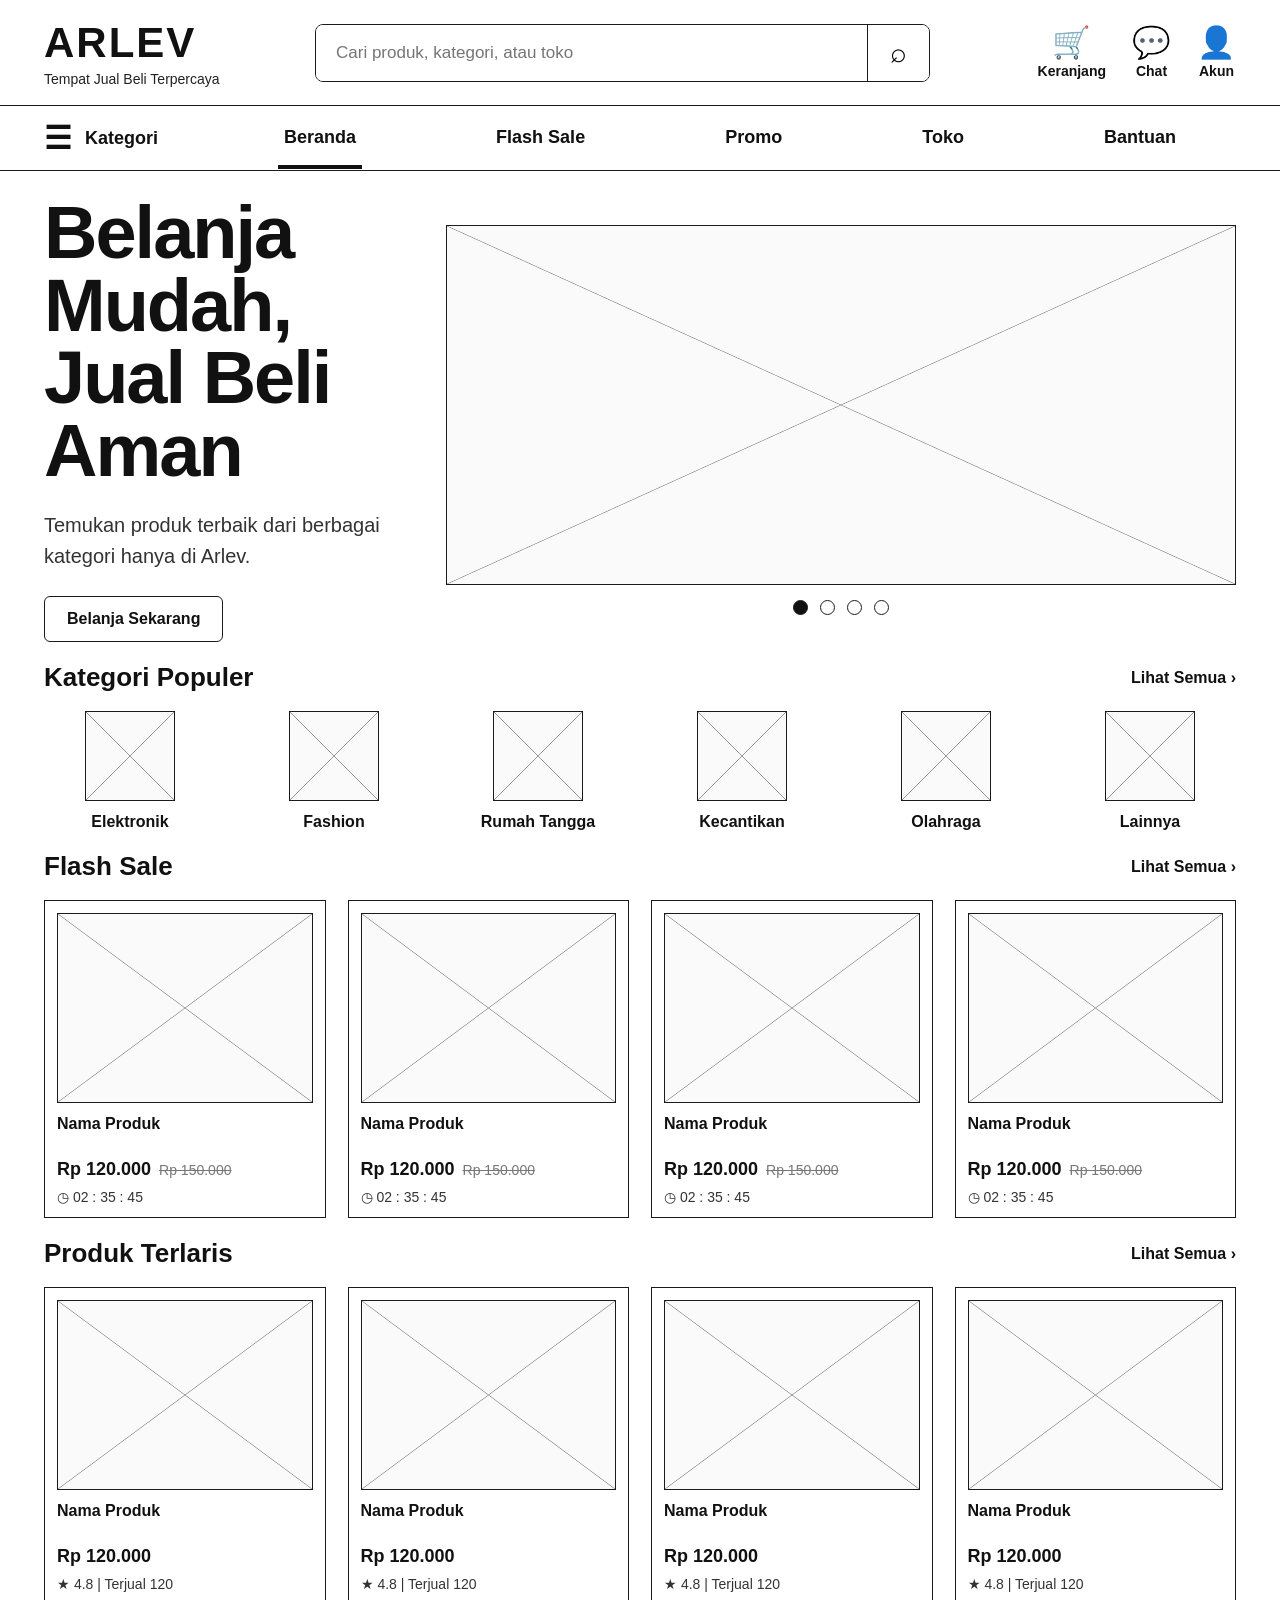
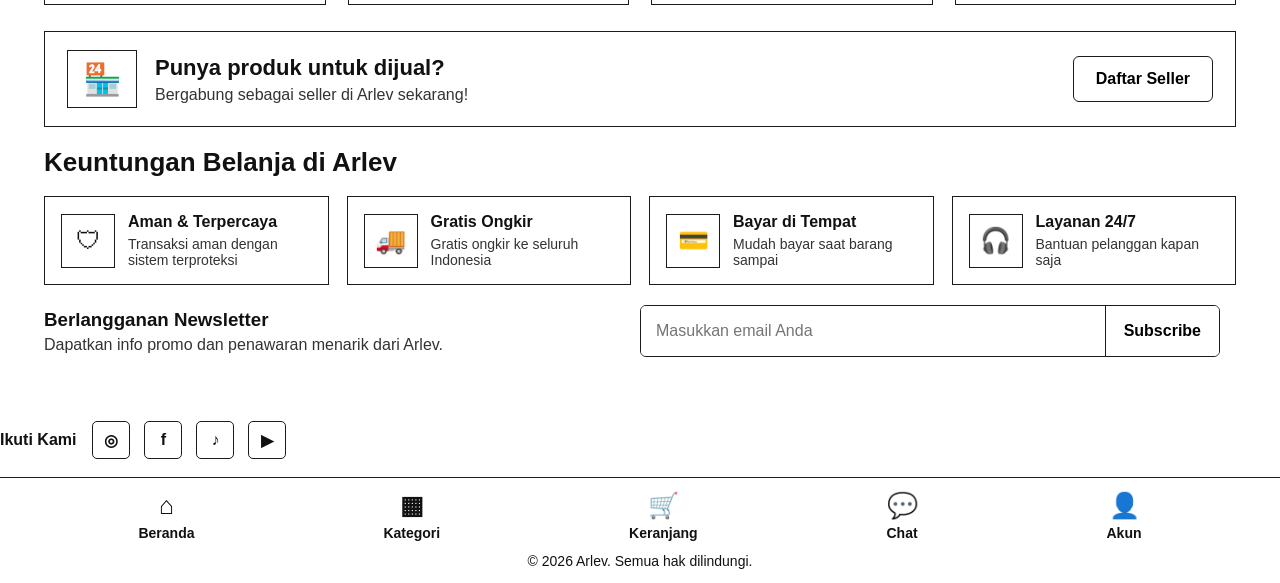
<file: index.html>
<!DOCTYPE html>
<html lang="id">
<head>
  <meta charset="UTF-8">
  <meta name="viewport" content="width=device-width, initial-scale=1.0">
  <title>ARLEV - Beranda</title>
  <link rel="stylesheet" href="style.css">
</head>
<body>

<header class="header">
  <div class="container header-inner">
    <a class="logo" href="index.html">
      <h1>ARLEV</h1>
      <p>Tempat Jual Beli Terpercaya</p>
    </a>

    <form class="search" id="searchForm">
      <input id="searchInput" type="search" placeholder="Cari produk, kategori, atau toko">
      <button type="submit">⌕</button>
    </form>

    <div class="top-actions">
      <a href="produk.html"><span>🛒</span>Keranjang</a>
      <a href="#" data-alert="Fitur chat masih berupa tampilan simulasi."><span>💬</span>Chat</a>
      <a href="riwayat.html"><span>👤</span>Akun</a>
    </div>
  </div>
</header>

<nav class="nav">
  <div class="container nav-inner">
    <div class="category-toggle"><span class="hamburger">☰</span> Kategori</div>
    <div class="nav-links">
      <a href="index.html" class="active">Beranda</a>
      <a href="index.html#flash-sale">Flash Sale</a>
      <a href="index.html#promo">Promo</a>
      <a href="#" data-alert="Halaman toko masih berupa simulasi.">Toko</a>
      <a href="#" data-alert="Halaman bantuan masih berupa simulasi.">Bantuan</a>
    </div>
  </div>
</nav>


<main>
  <section class="container hero">
    <div>
      <h1>Belanja Mudah,<br>Jual Beli Aman</h1>
      <p>Temukan produk terbaik dari berbagai kategori hanya di Arlev.</p>
      <a class="btn" href="produk.html">Belanja Sekarang</a>
    </div>

    <div>
      <div class="placeholder hero-image" id="promo"></div>
      <div class="dots"><span class="active"></span><span></span><span></span><span></span></div>
    </div>
  </section>

  <section class="container section" id="kategori">
    <div class="section-head">
      <h2>Kategori Populer</h2>
      <a class="see-all" href="#">Lihat Semua ›</a>
    </div>
    <div class="category-grid">
      <div class="category-card"><div class="placeholder"></div><span>Elektronik</span></div>
      <div class="category-card"><div class="placeholder"></div><span>Fashion</span></div>
      <div class="category-card"><div class="placeholder"></div><span>Rumah Tangga</span></div>
      <div class="category-card"><div class="placeholder"></div><span>Kecantikan</span></div>
      <div class="category-card"><div class="placeholder"></div><span>Olahraga</span></div>
      <div class="category-card"><div class="placeholder"></div><span>Lainnya</span></div>
    </div>
  </section>

  <section class="container section" id="flash-sale">
    <div class="section-head">
      <h2>Flash Sale</h2>
      <a class="see-all" href="#">Lihat Semua ›</a>
    </div>
    <div class="product-grid" id="productList">
      <a class="product-card" href="produk.html" data-name="headset elektronik"><span class="discount">-20%</span><div class="placeholder"></div><h3>Nama Produk</h3><span class="price">Rp 120.000</span><span class="old">Rp 150.000</span><div class="meta">◷ 02 : 35 : 45</div></a>
      <a class="product-card" href="produk.html" data-name="keyboard elektronik"><span class="discount">-20%</span><div class="placeholder"></div><h3>Nama Produk</h3><span class="price">Rp 120.000</span><span class="old">Rp 150.000</span><div class="meta">◷ 02 : 35 : 45</div></a>
      <a class="product-card" href="produk.html" data-name="mouse elektronik"><span class="discount">-20%</span><div class="placeholder"></div><h3>Nama Produk</h3><span class="price">Rp 120.000</span><span class="old">Rp 150.000</span><div class="meta">◷ 02 : 35 : 45</div></a>
      <a class="product-card" href="produk.html" data-name="powerbank elektronik"><span class="discount">-20%</span><div class="placeholder"></div><h3>Nama Produk</h3><span class="price">Rp 120.000</span><span class="old">Rp 150.000</span><div class="meta">◷ 02 : 35 : 45</div></a>
    </div>
  </section>

  <section class="container section">
    <div class="section-head">
      <h2>Produk Terlaris</h2>
      <a class="see-all" href="#">Lihat Semua ›</a>
    </div>
    <div class="product-grid">
      <a class="product-card" href="produk.html"><div class="placeholder"></div><h3>Nama Produk</h3><div class="price">Rp 120.000</div><div class="meta">★ 4.8 | Terjual 120</div></a>
      <a class="product-card" href="produk.html"><div class="placeholder"></div><h3>Nama Produk</h3><div class="price">Rp 120.000</div><div class="meta">★ 4.8 | Terjual 120</div></a>
      <a class="product-card" href="produk.html"><div class="placeholder"></div><h3>Nama Produk</h3><div class="price">Rp 120.000</div><div class="meta">★ 4.8 | Terjual 120</div></a>
      <a class="product-card" href="produk.html"><div class="placeholder"></div><h3>Nama Produk</h3><div class="price">Rp 120.000</div><div class="meta">★ 4.8 | Terjual 120</div></a>
    </div>
  </section>

  <section class="container seller">
    <div class="seller-left">
      <div class="store-icon">🏪</div>
      <div>
        <h3>Punya produk untuk dijual?</h3>
        <p>Bergabung sebagai seller di Arlev sekarang!</p>
      </div>
    </div>
    <button class="btn" data-alert="Form daftar seller masih berupa simulasi.">Daftar Seller</button>
  </section>

  <section class="container section">
    <div class="section-head"><h2>Keuntungan Belanja di Arlev</h2></div>
    <div class="benefits">
      <div class="benefit"><div class="benefit-icon">🛡</div><div><h4>Aman & Terpercaya</h4><p>Transaksi aman dengan sistem terproteksi</p></div></div>
      <div class="benefit"><div class="benefit-icon">🚚</div><div><h4>Gratis Ongkir</h4><p>Gratis ongkir ke seluruh Indonesia</p></div></div>
      <div class="benefit"><div class="benefit-icon">💳</div><div><h4>Bayar di Tempat</h4><p>Mudah bayar saat barang sampai</p></div></div>
      <div class="benefit"><div class="benefit-icon">🎧</div><div><h4>Layanan 24/7</h4><p>Bantuan pelanggan kapan saja</p></div></div>
    </div>
  </section>

  <section class="container newsletter">
    <div>
      <h3>Berlangganan Newsletter</h3>
      <p>Dapatkan info promo dan penawaran menarik dari Arlev.</p>
    </div>
    <div class="news-input">
      <input type="email" placeholder="Masukkan email Anda">
      <button data-alert="Email berhasil didaftarkan.">Subscribe</button>
    </div>
  </section>
</main>


<section class="container social">
  <strong>Ikuti Kami</strong>
  <div class="social-icons">
    <a href="#" data-alert="Instagram simulasi.">◎</a>
    <a href="#" data-alert="Facebook simulasi.">f</a>
    <a href="#" data-alert="TikTok simulasi.">♪</a>
    <a href="#" data-alert="YouTube simulasi.">▶</a>
  </div>
</section>

<footer class="bottom-nav">
  <div class="container bottom-inner">
    <a href="index.html"><span>⌂</span>Beranda</a>
    <a href="index.html#kategori"><span>▦</span>Kategori</a>
    <a href="produk.html"><span>🛒</span>Keranjang</a>
    <a href="#" data-alert="Chat simulasi."><span>💬</span>Chat</a>
    <a href="riwayat.html"><span>👤</span>Akun</a>
  </div>
</footer>
<div class="copyright">© 2026 Arlev. Semua hak dilindungi.</div>

<script src="script.js"></script>
</body>
</html>
</file>
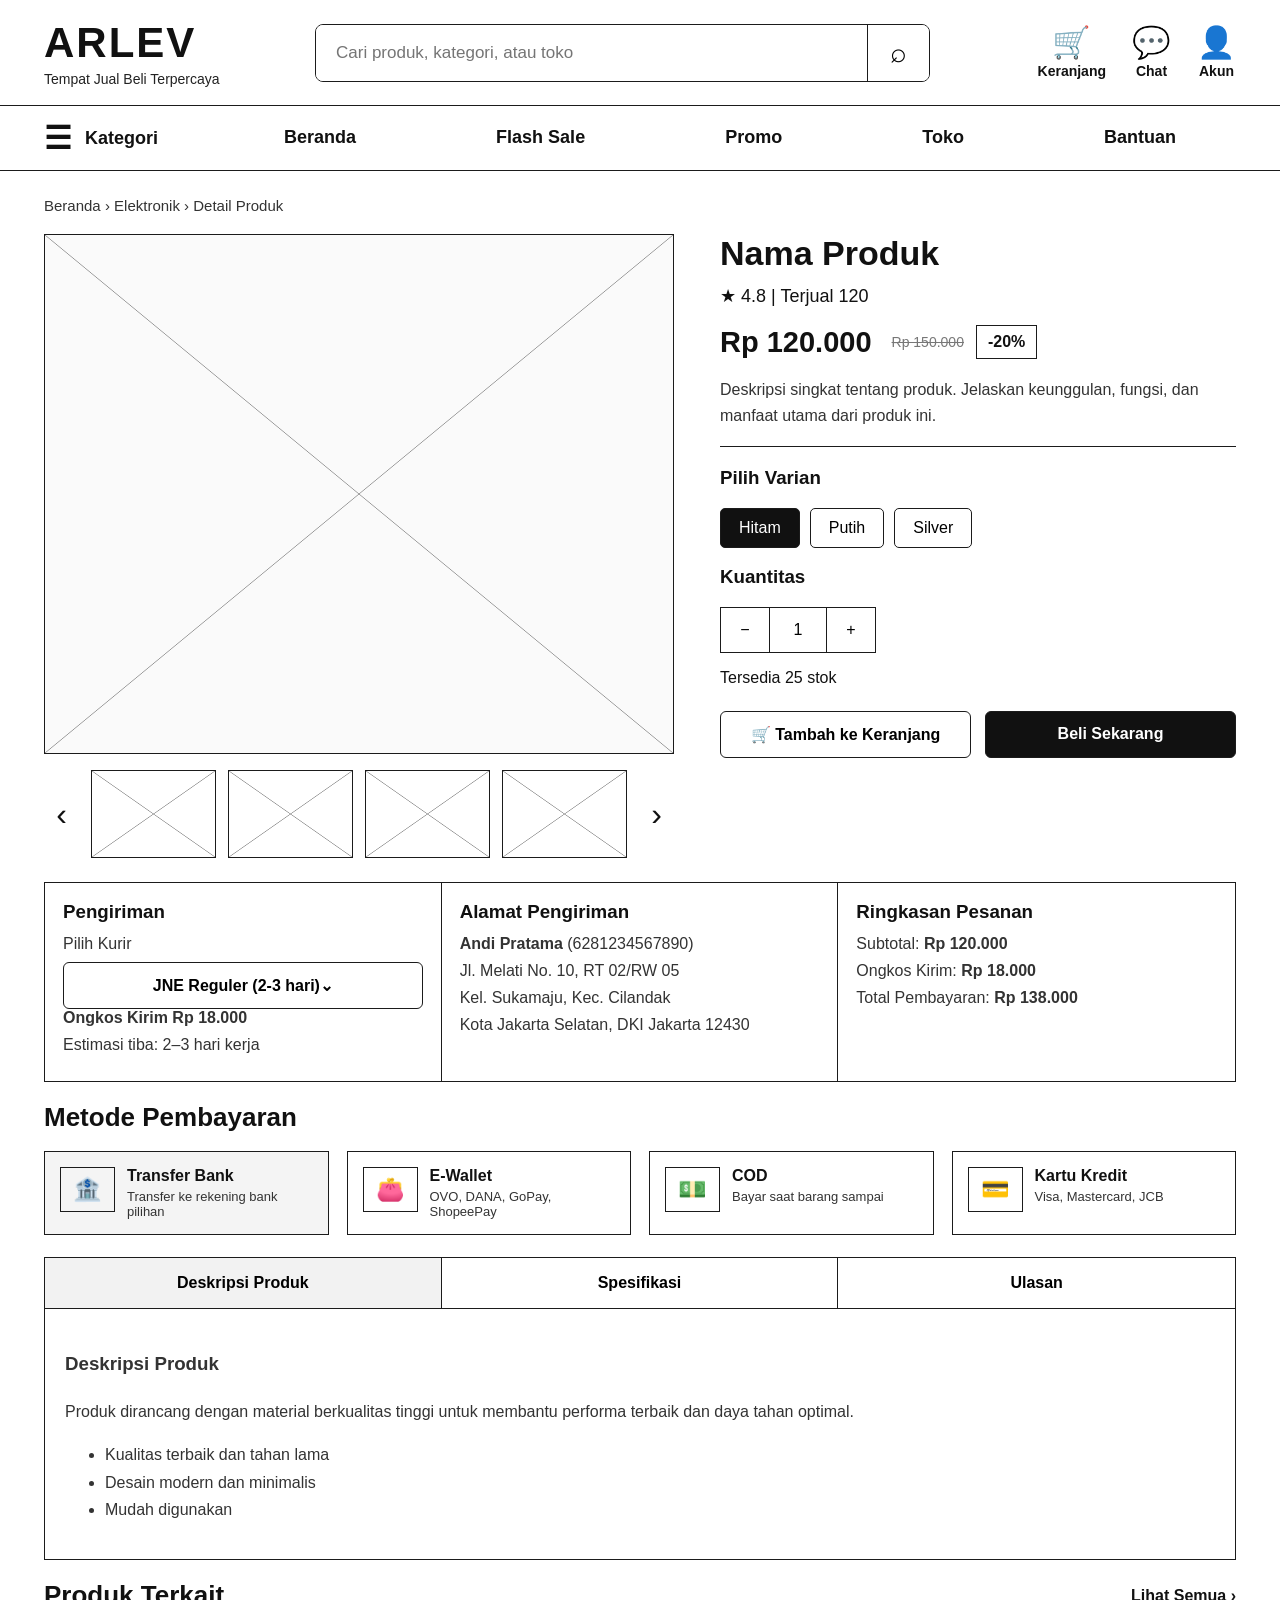
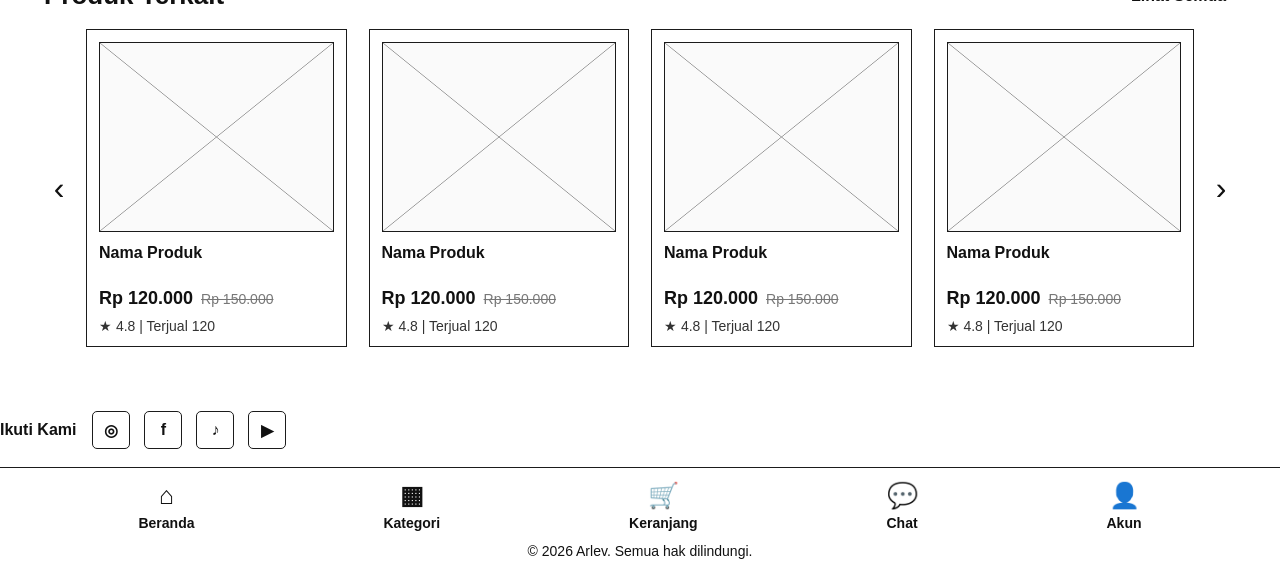
<file: produk.html>
<!DOCTYPE html>
<html lang="id">
<head>
  <meta charset="UTF-8">
  <meta name="viewport" content="width=device-width, initial-scale=1.0">
  <title>ARLEV - Detail Produk</title>
  <link rel="stylesheet" href="style.css">
</head>
<body>

<header class="header">
  <div class="container header-inner">
    <a class="logo" href="index.html">
      <h1>ARLEV</h1>
      <p>Tempat Jual Beli Terpercaya</p>
    </a>

    <form class="search" id="searchForm">
      <input id="searchInput" type="search" placeholder="Cari produk, kategori, atau toko">
      <button type="submit">⌕</button>
    </form>

    <div class="top-actions">
      <a href="produk.html"><span>🛒</span>Keranjang</a>
      <a href="#" data-alert="Fitur chat masih berupa tampilan simulasi."><span>💬</span>Chat</a>
      <a href="riwayat.html"><span>👤</span>Akun</a>
    </div>
  </div>
</header>

<nav class="nav">
  <div class="container nav-inner">
    <div class="category-toggle"><span class="hamburger">☰</span> Kategori</div>
    <div class="nav-links">
      <a href="index.html" >Beranda</a>
      <a href="index.html#flash-sale">Flash Sale</a>
      <a href="index.html#promo">Promo</a>
      <a href="#" data-alert="Halaman toko masih berupa simulasi.">Toko</a>
      <a href="#" data-alert="Halaman bantuan masih berupa simulasi.">Bantuan</a>
    </div>
  </div>
</nav>


<main>
  <div class="container breadcrumb">Beranda › Elektronik › Detail Produk</div>

  <section class="container detail-top">
    <div>
      <div class="placeholder main-img" id="mainImage"></div>
      <div class="thumbs">
        <div class="arrow">‹</div>
        <button class="placeholder thumb active"></button>
        <button class="placeholder thumb"></button>
        <button class="placeholder thumb"></button>
        <button class="placeholder thumb"></button>
        <div class="arrow">›</div>
      </div>
    </div>

    <div class="product-info">
      <h1>Nama Produk</h1>
      <div class="rating">★ 4.8 | Terjual 120</div>
      <div class="price-row"><span class="big">Rp 120.000</span><span class="old">Rp 150.000</span><span class="off">-20%</span></div>
      <p class="desc">Deskripsi singkat tentang produk. Jelaskan keunggulan, fungsi, dan manfaat utama dari produk ini.</p>

      <h3>Pilih Varian</h3>
      <div class="variant-row">
        <button class="variant active">Hitam</button>
        <button class="variant">Putih</button>
        <button class="variant">Silver</button>
      </div>

      <h3>Kuantitas</h3>
      <div class="qty"><button id="minusQty">−</button><input id="qtyInput" value="1" readonly><button id="plusQty">+</button></div>
      <p>Tersedia 25 stok</p>

      <div class="cta-row">
        <button class="btn" id="addCart">🛒 Tambah ke Keranjang</button>
        <a class="btn dark" href="riwayat.html">Beli Sekarang</a>
      </div>
    </div>
  </section>

  <section class="container info-panels">
    <div class="info-panel"><h3>Pengiriman</h3><p>Pilih Kurir</p><button class="btn" style="width:100%">JNE Reguler (2-3 hari)⌄</button><p><b>Ongkos Kirim Rp 18.000</b></p><p>Estimasi tiba: 2–3 hari kerja</p></div>
    <div class="info-panel"><h3>Alamat Pengiriman</h3><p><b>Andi Pratama</b> (6281234567890)</p><p>Jl. Melati No. 10, RT 02/RW 05</p><p>Kel. Sukamaju, Kec. Cilandak</p><p>Kota Jakarta Selatan, DKI Jakarta 12430</p></div>
    <div class="info-panel"><h3>Ringkasan Pesanan</h3><p>Subtotal: <b id="subtotal">Rp 120.000</b></p><p>Ongkos Kirim: <b>Rp 18.000</b></p><p>Total Pembayaran: <b id="total">Rp 138.000</b></p></div>
  </section>

  <section class="container section">
    <div class="section-head"><h2>Metode Pembayaran</h2></div>
    <div class="payments">
      <div class="pay-card active"><div class="pay-icon">🏦</div><div><h4>Transfer Bank</h4><p>Transfer ke rekening bank pilihan</p></div></div>
      <div class="pay-card"><div class="pay-icon">👛</div><div><h4>E-Wallet</h4><p>OVO, DANA, GoPay, ShopeePay</p></div></div>
      <div class="pay-card"><div class="pay-icon">💵</div><div><h4>COD</h4><p>Bayar saat barang sampai</p></div></div>
      <div class="pay-card"><div class="pay-icon">💳</div><div><h4>Kartu Kredit</h4><p>Visa, Mastercard, JCB</p></div></div>
    </div>
  </section>

  <section class="container tabs">
    <div class="tab-head">
      <button class="tab-btn active" data-tab="desc">Deskripsi Produk</button>
      <button class="tab-btn" data-tab="spec">Spesifikasi</button>
      <button class="tab-btn" data-tab="review">Ulasan</button>
    </div>
    <div class="tab-body">
      <div class="tab-content active" id="desc"><h3>Deskripsi Produk</h3><p>Produk dirancang dengan material berkualitas tinggi untuk membantu performa terbaik dan daya tahan optimal.</p><ul><li>Kualitas terbaik dan tahan lama</li><li>Desain modern dan minimalis</li><li>Mudah digunakan</li></ul></div>
      <div class="tab-content" id="spec"><h3>Spesifikasi</h3><p>Kategori: Elektronik<br>Merek: Arlev<br>Model: ALV-100<br>Warna: Hitam / Putih / Silver<br>Garansi: 12 bulan</p></div>
      <div class="tab-content" id="review"><h3>Ulasan</h3><p><b>Budi Santoso</b> ★★★★★<br>Barang sesuai deskripsi, kualitas bagus. Pengiriman cepat.</p><p><b>Siti Aisyah</b> ★★★★☆<br>Produk bagus dan berfungsi dengan baik.</p></div>
    </div>
  </section>

  <section class="container section">
    <div class="section-head"><h2>Produk Terkait</h2><a class="see-all" href="#">Lihat Semua ›</a></div>
    <div class="related">
      <div class="arrow">‹</div>
      <div class="product-grid">
        <a class="product-card" href="produk.html"><div class="placeholder"></div><h3>Nama Produk</h3><span class="price">Rp 120.000</span><span class="old">Rp 150.000</span><div class="meta">★ 4.8 | Terjual 120</div></a>
        <a class="product-card" href="produk.html"><div class="placeholder"></div><h3>Nama Produk</h3><span class="price">Rp 120.000</span><span class="old">Rp 150.000</span><div class="meta">★ 4.8 | Terjual 120</div></a>
        <a class="product-card" href="produk.html"><div class="placeholder"></div><h3>Nama Produk</h3><span class="price">Rp 120.000</span><span class="old">Rp 150.000</span><div class="meta">★ 4.8 | Terjual 120</div></a>
        <a class="product-card" href="produk.html"><div class="placeholder"></div><h3>Nama Produk</h3><span class="price">Rp 120.000</span><span class="old">Rp 150.000</span><div class="meta">★ 4.8 | Terjual 120</div></a>
      </div>
      <div class="arrow">›</div>
    </div>
  </section>
</main>

<section class="container social">
  <strong>Ikuti Kami</strong>
  <div class="social-icons">
    <a href="#" data-alert="Instagram simulasi.">◎</a>
    <a href="#" data-alert="Facebook simulasi.">f</a>
    <a href="#" data-alert="TikTok simulasi.">♪</a>
    <a href="#" data-alert="YouTube simulasi.">▶</a>
  </div>
</section>

<footer class="bottom-nav">
  <div class="container bottom-inner">
    <a href="index.html"><span>⌂</span>Beranda</a>
    <a href="index.html#kategori"><span>▦</span>Kategori</a>
    <a href="produk.html"><span>🛒</span>Keranjang</a>
    <a href="#" data-alert="Chat simulasi."><span>💬</span>Chat</a>
    <a href="riwayat.html"><span>👤</span>Akun</a>
  </div>
</footer>
<div class="copyright">© 2026 Arlev. Semua hak dilindungi.</div>

<script src="script.js"></script>
</body>
</html>
</file>
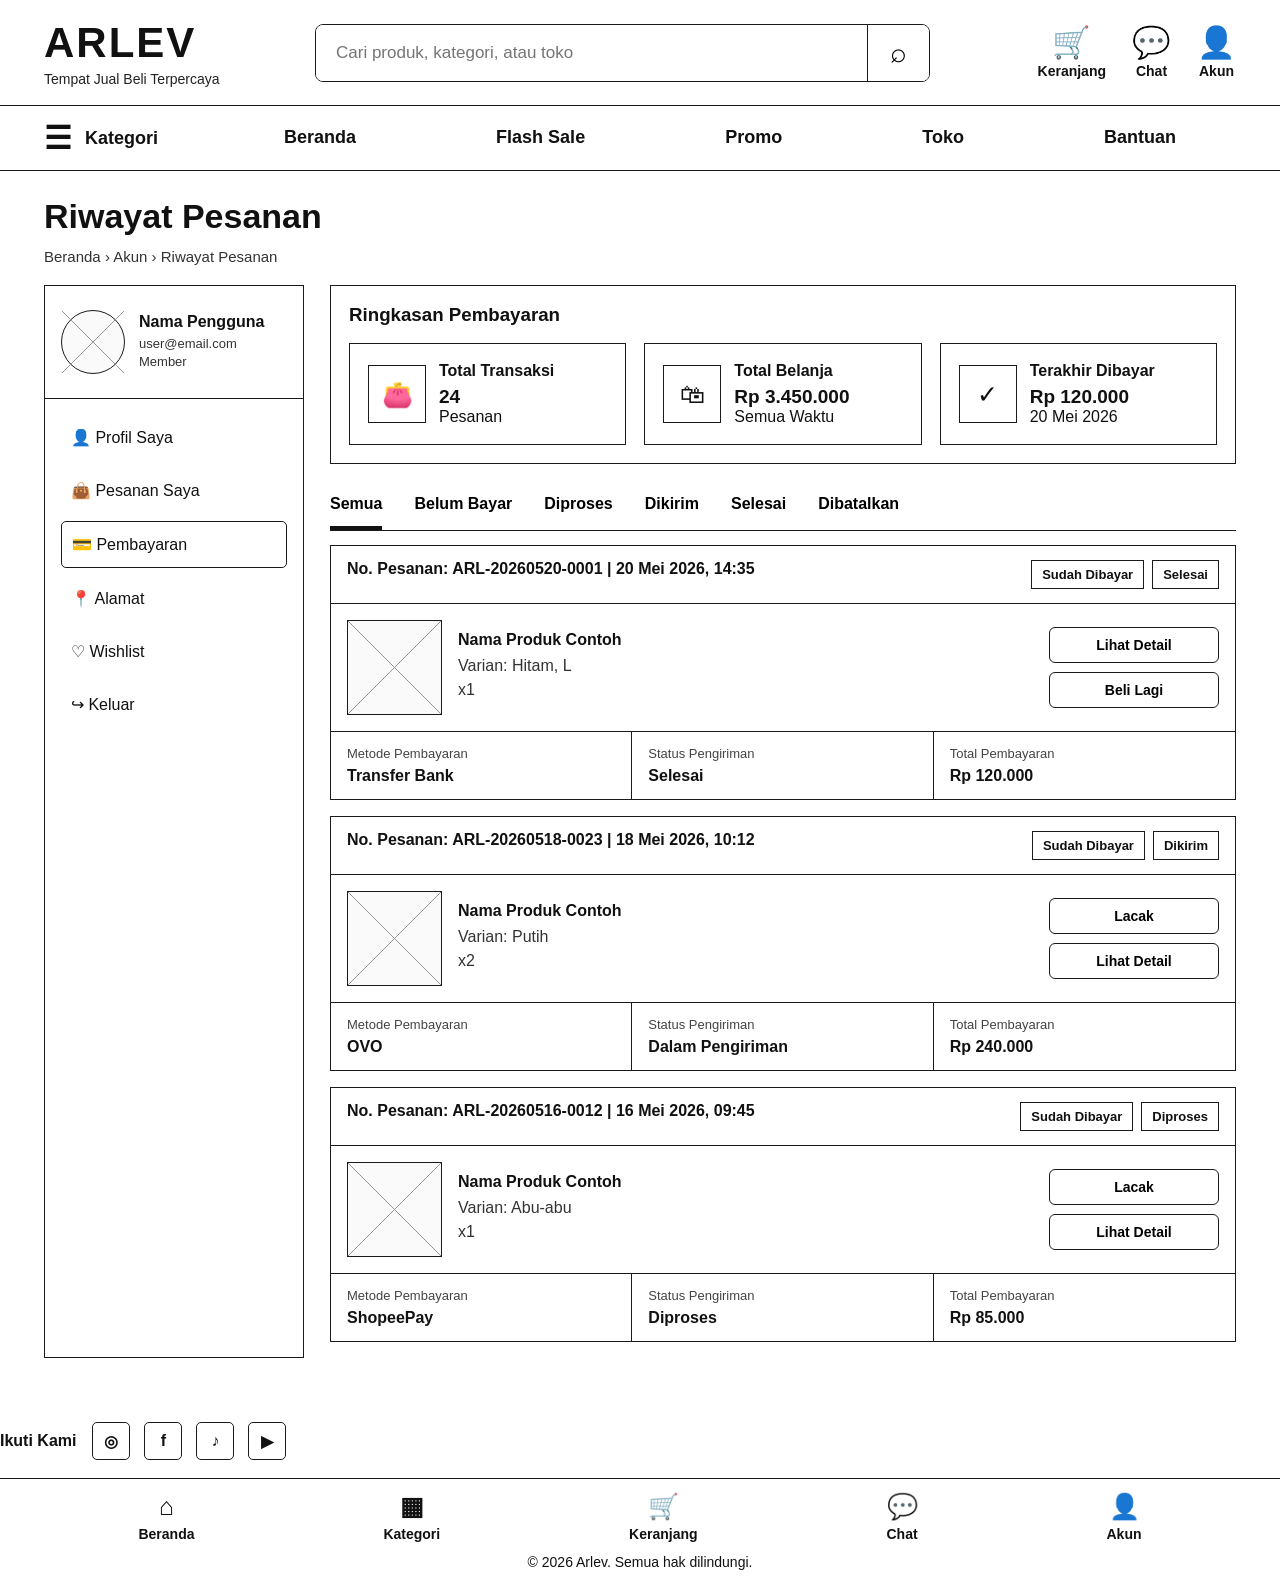
<file: riwayat.html>
<!DOCTYPE html>
<html lang="id">
<head>
  <meta charset="UTF-8">
  <meta name="viewport" content="width=device-width, initial-scale=1.0">
  <title>ARLEV - Riwayat Pesanan</title>
  <link rel="stylesheet" href="style.css">
</head>
<body>

<header class="header">
  <div class="container header-inner">
    <a class="logo" href="index.html">
      <h1>ARLEV</h1>
      <p>Tempat Jual Beli Terpercaya</p>
    </a>

    <form class="search" id="searchForm">
      <input id="searchInput" type="search" placeholder="Cari produk, kategori, atau toko">
      <button type="submit">⌕</button>
    </form>

    <div class="top-actions">
      <a href="produk.html"><span>🛒</span>Keranjang</a>
      <a href="#" data-alert="Fitur chat masih berupa tampilan simulasi."><span>💬</span>Chat</a>
      <a href="riwayat.html"><span>👤</span>Akun</a>
    </div>
  </div>
</header>

<nav class="nav">
  <div class="container nav-inner">
    <div class="category-toggle"><span class="hamburger">☰</span> Kategori</div>
    <div class="nav-links">
      <a href="index.html" >Beranda</a>
      <a href="index.html#flash-sale">Flash Sale</a>
      <a href="index.html#promo">Promo</a>
      <a href="#" data-alert="Halaman toko masih berupa simulasi.">Toko</a>
      <a href="#" data-alert="Halaman bantuan masih berupa simulasi.">Bantuan</a>
    </div>
  </div>
</nav>


<main>
  <div class="container">
    <h1 class="page-title">Riwayat Pesanan</h1>
    <div class="breadcrumb">Beranda › Akun › Riwayat Pesanan</div>

    <section class="account-layout">
      <aside class="sidebar">
        <div class="profile"><div class="placeholder avatar"></div><div><h4>Nama Pengguna</h4><p>user@email.com</p><p>Member</p></div></div>
        <ul class="menu">
          <li>👤 Profil Saya</li>
          <li>👜 Pesanan Saya</li>
          <li class="active">💳 Pembayaran</li>
          <li>📍 Alamat</li>
          <li>♡ Wishlist</li>
          <li>↪ Keluar</li>
        </ul>
      </aside>

      <section>
        <div class="summary">
          <h3>Ringkasan Pembayaran</h3>
          <div class="metrics">
            <div class="metric"><div class="metric-icon">👛</div><div><h4>Total Transaksi</h4><strong>24</strong><br>Pesanan</div></div>
            <div class="metric"><div class="metric-icon">🛍</div><div><h4>Total Belanja</h4><strong>Rp 3.450.000</strong><br>Semua Waktu</div></div>
            <div class="metric"><div class="metric-icon">✓</div><div><h4>Terakhir Dibayar</h4><strong>Rp 120.000</strong><br>20 Mei 2026</div></div>
          </div>
        </div>

        <div class="filters">
          <button class="filter active" data-status="all">Semua</button>
          <button class="filter" data-status="belum">Belum Bayar</button>
          <button class="filter" data-status="diproses">Diproses</button>
          <button class="filter" data-status="dikirim">Dikirim</button>
          <button class="filter" data-status="selesai">Selesai</button>
          <button class="filter" data-status="dibatalkan">Dibatalkan</button>
        </div>

        <article class="order-card" data-status="selesai">
          <div class="order-head"><span>No. Pesanan: ARL-20260520-0001 | 20 Mei 2026, 14:35</span><div class="order-tags"><span class="tag">Sudah Dibayar</span><span class="tag">Selesai</span></div></div>
          <div class="order-main"><div class="placeholder order-img"></div><div class="order-product"><h4>Nama Produk Contoh</h4><p>Varian: Hitam, L</p><p>x1</p></div><div class="order-buttons"><button class="btn small" data-alert="Detail pesanan dibuka.">Lihat Detail</button><button class="btn small" data-alert="Produk dimasukkan lagi ke keranjang.">Beli Lagi</button></div></div>
          <div class="order-bottom"><div><span>Metode Pembayaran</span><b>Transfer Bank</b></div><div><span>Status Pengiriman</span><b>Selesai</b></div><div><span>Total Pembayaran</span><b>Rp 120.000</b></div></div>
        </article>

        <article class="order-card" data-status="dikirim">
          <div class="order-head"><span>No. Pesanan: ARL-20260518-0023 | 18 Mei 2026, 10:12</span><div class="order-tags"><span class="tag">Sudah Dibayar</span><span class="tag">Dikirim</span></div></div>
          <div class="order-main"><div class="placeholder order-img"></div><div class="order-product"><h4>Nama Produk Contoh</h4><p>Varian: Putih</p><p>x2</p></div><div class="order-buttons"><button class="btn small" data-alert="Fitur lacak pesanan dibuka.">Lacak</button><button class="btn small" data-alert="Detail pesanan dibuka.">Lihat Detail</button></div></div>
          <div class="order-bottom"><div><span>Metode Pembayaran</span><b>OVO</b></div><div><span>Status Pengiriman</span><b>Dalam Pengiriman</b></div><div><span>Total Pembayaran</span><b>Rp 240.000</b></div></div>
        </article>

        <article class="order-card" data-status="diproses">
          <div class="order-head"><span>No. Pesanan: ARL-20260516-0012 | 16 Mei 2026, 09:45</span><div class="order-tags"><span class="tag">Sudah Dibayar</span><span class="tag">Diproses</span></div></div>
          <div class="order-main"><div class="placeholder order-img"></div><div class="order-product"><h4>Nama Produk Contoh</h4><p>Varian: Abu-abu</p><p>x1</p></div><div class="order-buttons"><button class="btn small" data-alert="Fitur lacak pesanan dibuka.">Lacak</button><button class="btn small" data-alert="Detail pesanan dibuka.">Lihat Detail</button></div></div>
          <div class="order-bottom"><div><span>Metode Pembayaran</span><b>ShopeePay</b></div><div><span>Status Pengiriman</span><b>Diproses</b></div><div><span>Total Pembayaran</span><b>Rp 85.000</b></div></div>
        </article>
      </section>
    </section>
  </div>
</main>

<section class="container social">
  <strong>Ikuti Kami</strong>
  <div class="social-icons">
    <a href="#" data-alert="Instagram simulasi.">◎</a>
    <a href="#" data-alert="Facebook simulasi.">f</a>
    <a href="#" data-alert="TikTok simulasi.">♪</a>
    <a href="#" data-alert="YouTube simulasi.">▶</a>
  </div>
</section>

<footer class="bottom-nav">
  <div class="container bottom-inner">
    <a href="index.html"><span>⌂</span>Beranda</a>
    <a href="index.html#kategori"><span>▦</span>Kategori</a>
    <a href="produk.html"><span>🛒</span>Keranjang</a>
    <a href="#" data-alert="Chat simulasi."><span>💬</span>Chat</a>
    <a href="riwayat.html"><span>👤</span>Akun</a>
  </div>
</footer>
<div class="copyright">© 2026 Arlev. Semua hak dilindungi.</div>

<script src="script.js"></script>
</body>
</html>
</file>
<file: style.css>
/* ARLEV - Fullscreen Website Project */
/* Dibuat full screen, tanpa frame/browser palsu, dan mengikuti rancangan wireframe ARLEV */

:root{
  --ink:#111;
  --line:#1b1b1b;
  --soft:#f7f7f7;
  --muted:#555;
  --border:1.6px solid var(--line);
}

*{box-sizing:border-box}
html{scroll-behavior:smooth}
body{
  margin:0;
  font-family:Arial, Helvetica, sans-serif;
  color:var(--ink);
  background:#fff;
}
a{color:inherit;text-decoration:none}
button,input,select{font:inherit}

.container{
  width:calc(100% - 88px);
  max-width:1500px;
  margin:0 auto;
}

/* HEADER */
.header{
  width:100%;
  background:#fff;
  border-bottom:var(--border);
}
.header-inner{
  height:105px;
  display:grid;
  grid-template-columns:245px 1fr 280px;
  align-items:center;
  gap:26px;
}
.logo h1{
  margin:0;
  font-size:42px;
  letter-spacing:2px;
  font-weight:900;
}
.logo p{
  margin:4px 0 0;
  font-size:14px;
  color:#222;
}
.search{
  display:grid;
  grid-template-columns:1fr 62px;
  height:58px;
  border:var(--border);
  border-radius:8px;
  overflow:hidden;
  background:#fff;
}
.search input{
  border:0;
  outline:0;
  padding:0 20px;
  font-size:17px;
}
.search button{
  border:0;
  border-left:var(--border);
  background:#fff;
  font-size:28px;
  cursor:pointer;
}
.top-actions{
  display:flex;
  justify-content:flex-end;
  gap:26px;
}
.top-actions a{
  text-align:center;
  font-size:14px;
  font-weight:700;
}
.top-actions span{
  display:block;
  font-size:31px;
  line-height:1;
  margin-bottom:5px;
}

/* NAV */
.nav{
  border-bottom:var(--border);
  background:#fff;
}
.nav-inner{
  min-height:64px;
  display:grid;
  grid-template-columns:180px 1fr;
  align-items:center;
}
.category-toggle{
  display:flex;
  align-items:center;
  gap:13px;
  font-size:18px;
  font-weight:800;
}
.hamburger{
  font-size:31px;
}
.nav-links{
  display:flex;
  justify-content:space-around;
  gap:20px;
  font-size:18px;
  font-weight:800;
}
.nav-links a{
  padding:20px 6px 17px;
  border-bottom:4px solid transparent;
}
.nav-links a.active,
.nav-links a:hover{
  border-bottom-color:#111;
}

/* COMMON */
main{padding:26px 0 40px}
.section{padding-top:20px}
.section-head{
  display:flex;
  justify-content:space-between;
  align-items:center;
  margin:0 0 18px;
}
.section-head h2{
  margin:0;
  font-size:26px;
}
.see-all{
  font-weight:800;
}
.btn{
  border:var(--border);
  background:#fff;
  padding:13px 22px;
  border-radius:6px;
  cursor:pointer;
  font-weight:800;
  display:inline-flex;
  align-items:center;
  justify-content:center;
  gap:8px;
}
.btn.dark{
  background:#111;
  color:#fff;
}
.btn.small{
  padding:9px 14px;
  font-size:14px;
}
.placeholder{
  border:var(--border);
  background:#fafafa;
  position:relative;
}
.placeholder:before,.placeholder:after{
  content:"";
  position:absolute;
  inset:0;
  pointer-events:none;
}
.placeholder:before{
  background:linear-gradient(to top right, transparent calc(50% - .7px), #969696 50%, transparent calc(50% + .7px));
}
.placeholder:after{
  background:linear-gradient(to bottom right, transparent calc(50% - .7px), #969696 50%, transparent calc(50% + .7px));
}

/* HOME */
.hero{
  display:grid;
  grid-template-columns:360px 1fr;
  gap:42px;
  align-items:center;
  min-height:430px;
}
.hero h1{
  margin:0 0 23px;
  font-size:74px;
  line-height:.98;
  letter-spacing:-2px;
}
.hero p{
  margin:0 0 24px;
  color:#333;
  font-size:20px;
  line-height:1.55;
}
.hero-image{
  height:360px;
}
.dots{
  display:flex;
  justify-content:center;
  gap:12px;
  margin-top:15px;
}
.dots span{
  width:15px;
  height:15px;
  border:var(--border);
  border-radius:50%;
}
.dots .active{
  background:#111;
}
.category-grid{
  display:grid;
  grid-template-columns:repeat(6,1fr);
  gap:32px;
}
.category-card{
  text-align:center;
  font-weight:700;
}
.category-card .placeholder{
  width:90px;
  height:90px;
  margin:0 auto 12px;
}
.product-grid{
  display:grid;
  grid-template-columns:repeat(4,1fr);
  gap:22px;
}
.product-card{
  border:var(--border);
  background:#fff;
  padding:12px;
  position:relative;
  transition:.15s;
}
.product-card:hover{
  transform:translateY(-3px);
  box-shadow:0 8px 18px rgba(0,0,0,.12);
}
.product-card .placeholder{
  height:190px;
  margin-bottom:12px;
}
.discount{
  position:absolute;
  top:12px;
  right:12px;
  border:var(--border);
  background:#fff;
  padding:6px 10px;
  font-weight:800;
}
.product-card h3{
  margin:0 0 8px;
  min-height:36px;
  font-size:16px;
}
.price{
  font-weight:900;
  font-size:18px;
}
.old{
  color:#777;
  text-decoration:line-through;
  margin-left:8px;
  font-size:14px;
}
.meta{
  margin-top:9px;
  font-size:14px;
  color:#333;
}
.seller{
  margin-top:26px;
  border:var(--border);
  padding:18px 22px;
  display:grid;
  grid-template-columns:1fr auto;
  align-items:center;
  gap:18px;
}
.seller-left{
  display:flex;
  gap:18px;
  align-items:center;
}
.store-icon{
  width:70px;
  height:58px;
  border:var(--border);
  display:grid;
  place-items:center;
  font-size:31px;
}
.seller h3{
  margin:0 0 5px;
  font-size:22px;
}
.seller p{
  margin:0;
  color:#333;
}
.benefits{
  display:grid;
  grid-template-columns:repeat(4,1fr);
  gap:18px;
}
.benefit{
  border:var(--border);
  padding:16px;
  display:grid;
  grid-template-columns:54px 1fr;
  gap:13px;
  align-items:center;
}
.benefit-icon{
  width:54px;
  height:54px;
  border:var(--border);
  display:grid;
  place-items:center;
  font-size:25px;
}
.benefit h4{margin:0 0 5px;font-size:16px}
.benefit p{margin:0;font-size:14px;color:#333}
.newsletter{
  margin-top:20px;
  display:grid;
  grid-template-columns:1fr 1fr auto;
  gap:16px;
  align-items:center;
}
.newsletter h3{margin:0 0 5px}
.newsletter p{margin:0;color:#333}
.news-input{
  display:grid;
  grid-template-columns:1fr auto;
  border:var(--border);
  border-radius:6px;
  overflow:hidden;
}
.news-input input{
  height:50px;
  border:0;
  outline:0;
  padding:0 15px;
}
.news-input button{
  border:0;
  border-left:var(--border);
  background:#fff;
  padding:0 18px;
  cursor:pointer;
  font-weight:800;
}

/* FOOTER */
.social{
  display:flex;
  gap:16px;
  align-items:center;
  margin:24px 0 10px;
}
.social-icons{
  display:flex;
  gap:14px;
}
.social-icons a{
  width:38px;
  height:38px;
  border:var(--border);
  border-radius:5px;
  display:grid;
  place-items:center;
  font-weight:900;
}
.bottom-nav{
  border-top:var(--border);
  margin-top:18px;
}
.bottom-inner{
  height:75px;
  display:flex;
  justify-content:space-around;
  align-items:center;
}
.bottom-inner a{
  text-align:center;
  font-size:14px;
  font-weight:700;
}
.bottom-inner span{
  display:block;
  font-size:25px;
  margin-bottom:5px;
}
.copyright{
  text-align:center;
  padding:0 0 14px;
  font-size:14px;
}

/* DETAIL PRODUCT */
.breadcrumb{
  margin-bottom:20px;
  color:#333;
  font-size:15px;
}
.detail-top{
  display:grid;
  grid-template-columns:630px 1fr;
  gap:46px;
}
.main-img{
  height:520px;
}
.thumbs{
  display:grid;
  grid-template-columns:35px repeat(4,1fr) 35px;
  gap:12px;
  align-items:center;
  margin-top:16px;
}
.thumb{
  height:88px;
  background:#fff;
  cursor:pointer;
}
.arrow{
  text-align:center;
  font-size:32px;
}
.product-info h1{
  margin:0 0 12px;
  font-size:34px;
}
.rating{
  font-size:18px;
  margin-bottom:18px;
}
.price-row{
  display:flex;
  gap:12px;
  align-items:center;
  flex-wrap:wrap;
  margin-bottom:18px;
}
.price-row .big{
  font-size:29px;
  font-weight:900;
}
.price-row .off{
  border:var(--border);
  padding:7px 11px;
  font-weight:800;
}
.desc{
  line-height:1.65;
  color:#333;
  border-bottom:var(--border);
  padding-bottom:16px;
  margin-bottom:20px;
}
.variant-row{
  display:flex;
  gap:10px;
  flex-wrap:wrap;
}
.variant{
  border:var(--border);
  background:#fff;
  padding:10px 18px;
  border-radius:5px;
  cursor:pointer;
}
.variant.active{
  background:#111;
  color:#fff;
}
.qty{
  display:grid;
  grid-template-columns:48px 58px 48px;
  width:max-content;
  border:var(--border);
}
.qty button,.qty input{
  height:44px;
  border:0;
  background:#fff;
  text-align:center;
}
.qty input{
  border-left:var(--border);
  border-right:var(--border);
}
.cta-row{
  margin-top:24px;
  display:grid;
  grid-template-columns:1fr 1fr;
  gap:14px;
}
.info-panels{
  margin-top:24px;
  display:grid;
  grid-template-columns:1fr 1fr 1fr;
  border:var(--border);
}
.info-panel{
  padding:18px;
  border-right:var(--border);
}
.info-panel:last-child{border-right:0}
.info-panel h3{margin:0 0 12px}
.info-panel p{
  margin:0 0 9px;
  color:#333;
}
.payments{
  display:grid;
  grid-template-columns:repeat(4,1fr);
  gap:18px;
}
.pay-card{
  border:var(--border);
  padding:15px;
  display:grid;
  grid-template-columns:55px 1fr;
  gap:12px;
  cursor:pointer;
}
.pay-card.active{background:#f4f4f4}
.pay-icon{
  width:55px;
  height:45px;
  border:var(--border);
  display:grid;
  place-items:center;
  font-size:23px;
}
.pay-card h4{margin:0 0 4px}
.pay-card p{margin:0;color:#333;font-size:13px}
.tabs{
  margin-top:22px;
  border:var(--border);
}
.tab-head{
  display:grid;
  grid-template-columns:repeat(3,1fr);
}
.tab-head button{
  border:0;
  border-right:var(--border);
  padding:16px;
  background:#fff;
  font-weight:800;
  cursor:pointer;
}
.tab-head button:last-child{border-right:0}
.tab-head button.active{background:#f2f2f2}
.tab-body{
  border-top:var(--border);
  padding:20px;
  min-height:170px;
}
.tab-content{display:none;line-height:1.7;color:#333}
.tab-content.active{display:block}
.related{
  display:grid;
  grid-template-columns:30px 1fr 30px;
  gap:12px;
  align-items:center;
}

/* HISTORY */
.page-title{
  font-size:34px;
  margin:0 0 12px;
}
.account-layout{
  display:grid;
  grid-template-columns:260px 1fr;
  gap:26px;
}
.sidebar{
  border:var(--border);
  min-height:900px;
}
.profile{
  display:grid;
  grid-template-columns:64px 1fr;
  gap:14px;
  align-items:center;
  padding:24px 16px;
  border-bottom:var(--border);
}
.avatar{
  width:64px;
  height:64px;
  border-radius:50%;
}
.profile h4{margin:0 0 5px}
.profile p{margin:0 0 3px;color:#333;font-size:13px}
.menu{
  list-style:none;
  padding:16px;
  margin:0;
}
.menu li{
  padding:13px 10px;
  margin-bottom:8px;
  border-radius:5px;
  display:flex;
  gap:12px;
  align-items:center;
}
.menu li.active{
  border:var(--border);
}
.summary{
  border:var(--border);
  padding:18px;
}
.summary h3{margin:0 0 17px}
.metrics{
  display:grid;
  grid-template-columns:repeat(3,1fr);
  gap:18px;
}
.metric{
  border:var(--border);
  padding:18px;
  display:grid;
  grid-template-columns:58px 1fr;
  gap:13px;
  align-items:center;
}
.metric-icon{
  width:58px;
  height:58px;
  border:var(--border);
  display:grid;
  place-items:center;
  font-size:25px;
}
.metric h4{margin:0 0 6px}
.metric strong{font-size:19px}
.filters{
  margin:20px 0 14px;
  display:flex;
  gap:32px;
  border-bottom:var(--border);
  flex-wrap:wrap;
}
.filter{
  border:0;
  background:transparent;
  padding:11px 0 13px;
  font-weight:800;
  cursor:pointer;
  border-bottom:4px solid transparent;
}
.filter.active{border-bottom-color:#111}
.order-card{
  border:var(--border);
  margin-bottom:16px;
}
.order-head{
  padding:14px 16px;
  display:flex;
  justify-content:space-between;
  gap:12px;
  font-weight:800;
}
.order-tags{
  display:flex;
  gap:8px;
}
.tag{
  border:var(--border);
  padding:6px 10px;
  font-size:13px;
}
.order-main{
  border-top:var(--border);
  padding:16px;
  display:grid;
  grid-template-columns:95px 1fr 170px;
  gap:16px;
  align-items:center;
}
.order-img{
  height:95px;
}
.order-product h4{margin:0 0 8px}
.order-product p{margin:0 0 6px;color:#333}
.order-buttons{
  display:grid;
  gap:9px;
}
.order-bottom{
  border-top:var(--border);
  display:grid;
  grid-template-columns:repeat(3,1fr);
}
.order-bottom div{
  padding:14px 16px;
  border-right:var(--border);
}
.order-bottom div:last-child{border-right:0}
.order-bottom span{
  display:block;
  color:#444;
  font-size:13px;
  margin-bottom:6px;
}
.order-bottom b{font-size:16px}

.hidden{display:none!important}

@media(max-width:1100px){
  .header-inner,.hero,.detail-top,.account-layout{grid-template-columns:1fr}
  .top-actions{justify-content:flex-start}
  .category-grid{grid-template-columns:repeat(3,1fr)}
  .product-grid,.benefits,.payments,.metrics{grid-template-columns:repeat(2,1fr)}
  .info-panels{grid-template-columns:1fr}
  .info-panel{border-right:0;border-bottom:var(--border)}
  .info-panel:last-child{border-bottom:0}
  .order-main{grid-template-columns:1fr}
  .order-bottom{grid-template-columns:1fr}
  .order-bottom div{border-right:0;border-bottom:var(--border)}
  .order-bottom div:last-child{border-bottom:0}
}
@media(max-width:720px){
  .container{width:calc(100% - 24px)}
  .nav-inner{grid-template-columns:1fr}
  .nav-links{justify-content:flex-start;overflow-x:auto;white-space:nowrap}
  .hero h1{font-size:45px}
  .category-grid,.product-grid,.benefits,.payments,.metrics,.newsletter{grid-template-columns:1fr}
  .thumbs{grid-template-columns:repeat(4,1fr)}
  .thumbs .arrow{display:none}
  .cta-row{grid-template-columns:1fr}
}

/* =========================================================
   RESPONSIVE FIX FINAL
   Header tidak tindih di HP, layout fleksibel desktop/tablet/Android/iPhone.
   ========================================================= */

@media (max-width: 1100px) {
  .container { width: calc(100% - 40px); }

  .header-inner {
    height: auto !important;
    min-height: unset !important;
    grid-template-columns: 1fr !important;
    gap: 16px;
    padding: 18px 0;
  }

  .search { width: 100%; }

  .top-actions {
    width: 100%;
    justify-content: flex-start;
    display: grid;
    grid-template-columns: repeat(3, minmax(0, 1fr));
    gap: 12px;
  }

  .top-actions a {
    border: var(--border);
    border-radius: 8px;
    padding: 10px 8px;
    background: #fff;
  }

  .top-actions span {
    font-size: 24px;
    margin-bottom: 4px;
  }

  .nav-inner {
    min-height: unset !important;
    grid-template-columns: 1fr !important;
    gap: 8px;
    padding: 10px 0 0;
  }

  .category-toggle {
    height: 48px;
    border-bottom: var(--border);
    font-size: 17px;
  }

  .nav-links {
    width: 100%;
    justify-content: flex-start;
    overflow-x: auto;
    overflow-y: hidden;
    flex-wrap: nowrap;
    gap: 28px;
    -webkit-overflow-scrolling: touch;
    scrollbar-width: thin;
  }

  .nav-links a {
    flex: 0 0 auto;
    white-space: nowrap;
    padding: 14px 2px 13px;
  }

  .hero,
  .detail-top,
  .account-layout {
    grid-template-columns: 1fr !important;
  }

  .hero {
    gap: 24px;
    min-height: unset;
  }

  .hero h1 {
    font-size: clamp(42px, 9vw, 70px);
  }

  .hero-image {
    height: clamp(260px, 48vw, 360px);
  }

  .main-img {
    height: clamp(280px, 58vw, 520px);
  }
}

@media (max-width: 820px) {
  .container { width: calc(100% - 28px); }

  .logo h1 { font-size: 38px; }
  .logo p { font-size: 13px; }

  .search { height: 52px; }
  .search input { font-size: 15px; }

  .category-grid {
    grid-template-columns: repeat(3, 1fr) !important;
    gap: 20px;
  }

  .product-grid {
    grid-template-columns: repeat(2, minmax(0, 1fr)) !important;
    gap: 16px;
  }

  .benefits,
  .payments,
  .metrics,
  .newsletter,
  .info-panels {
    grid-template-columns: 1fr !important;
  }

  .info-panel {
    border-right: 0 !important;
    border-bottom: var(--border);
  }

  .info-panel:last-child { border-bottom: 0; }

  .order-main { grid-template-columns: 92px 1fr; }

  .order-buttons {
    grid-column: 1 / -1;
    grid-template-columns: repeat(2, 1fr);
  }

  .order-bottom { grid-template-columns: 1fr !important; }

  .order-bottom div {
    border-right: 0 !important;
    border-bottom: var(--border);
  }

  .order-bottom div:last-child { border-bottom: 0; }
}

@media (max-width: 520px) {
  body { background: #fff; }
  .container { width: calc(100% - 20px); }
  main { padding: 18px 0 32px; }

  .header-inner {
    padding: 16px 0 12px;
    gap: 12px;
  }

  .logo h1 {
    font-size: 34px;
    letter-spacing: 1px;
  }

  .logo p { font-size: 12px; }

  .search {
    height: 48px;
    grid-template-columns: 1fr 54px;
    border-radius: 6px;
  }

  .search input {
    padding: 0 12px;
    font-size: 14px;
  }

  .search button { font-size: 23px; }

  .top-actions {
    grid-template-columns: repeat(3, 1fr);
    gap: 8px;
  }

  .top-actions a {
    font-size: 12px;
    padding: 8px 4px;
  }

  .top-actions span { font-size: 20px; }

  .category-toggle {
    height: 44px;
    font-size: 15px;
  }

  .hamburger { font-size: 25px; }

  .nav-links {
    gap: 24px;
    font-size: 15px;
    padding-bottom: 1px;
  }

  .nav-links a {
    padding-top: 12px;
    padding-bottom: 11px;
    border-bottom-width: 3px;
  }

  .hero { gap: 18px; }

  .hero h1 {
    font-size: 42px;
    line-height: 1.05;
    letter-spacing: -1px;
    margin-bottom: 16px;
  }

  .hero p {
    font-size: 16px;
    line-height: 1.55;
    margin-bottom: 18px;
  }

  .btn {
    width: 100%;
    padding: 12px 14px;
  }

  .hero-image { height: 280px; }

  .section { padding-top: 18px; }

  .section-head {
    gap: 12px;
    margin-bottom: 14px;
  }

  .section-head h2 { font-size: 22px; }

  .see-all {
    font-size: 13px;
    white-space: nowrap;
  }

  .category-grid {
    grid-template-columns: repeat(2, 1fr) !important;
    gap: 16px;
  }

  .category-card .placeholder {
    width: 100%;
    height: 92px;
  }

  .product-grid { grid-template-columns: 1fr !important; }

  .product-card .placeholder { height: 220px; }

  .seller {
    grid-template-columns: 1fr;
    padding: 16px;
  }

  .seller-left { align-items: flex-start; }

  .benefit {
    grid-template-columns: 48px 1fr;
    padding: 14px;
  }

  .benefit-icon {
    width: 48px;
    height: 48px;
  }

  .newsletter { gap: 12px; }

  .news-input { grid-template-columns: 1fr; }

  .news-input button {
    height: 44px;
    border-left: 0;
    border-top: var(--border);
  }

  .social {
    flex-direction: column;
    align-items: flex-start;
  }

  .bottom-inner {
    height: auto;
    padding: 12px 0;
    gap: 8px;
    display: grid;
    grid-template-columns: repeat(5, 1fr);
  }

  .bottom-inner a { font-size: 11px; }
  .bottom-inner span { font-size: 20px; }

  .main-img { height: 300px; }

  .thumbs { grid-template-columns: repeat(4, 1fr) !important; }

  .thumbs .arrow { display: none; }

  .thumb { height: 70px; }

  .product-info h1 { font-size: 28px; }
  .price-row .big { font-size: 24px; }

  .cta-row { grid-template-columns: 1fr !important; }

  .pay-card { grid-template-columns: 48px 1fr; }

  .tab-head { grid-template-columns: 1fr; }

  .tab-head button {
    border-right: 0;
    border-bottom: var(--border);
  }

  .tab-head button:last-child { border-bottom: 0; }

  .related { grid-template-columns: 1fr; }
  .related .arrow { display: none; }

  .page-title { font-size: 28px; }

  .sidebar { min-height: unset; }

  .profile { grid-template-columns: 56px 1fr; }

  .avatar {
    width: 56px;
    height: 56px;
  }

  .metric { grid-template-columns: 48px 1fr; }

  .metric-icon {
    width: 48px;
    height: 48px;
  }

  .filters {
    gap: 20px;
    overflow-x: auto;
    flex-wrap: nowrap;
    white-space: nowrap;
  }

  .order-head { flex-direction: column; }
  .order-main { grid-template-columns: 1fr; }
  .order-img { height: 170px; }
  .order-buttons { grid-template-columns: 1fr; }
}

@media (max-width: 360px) {
  .hero h1 { font-size: 36px; }
  .category-grid { grid-template-columns: 1fr !important; }
  .top-actions a { font-size: 11px; }
  .bottom-inner { grid-template-columns: repeat(3, 1fr); }
}
</file>
